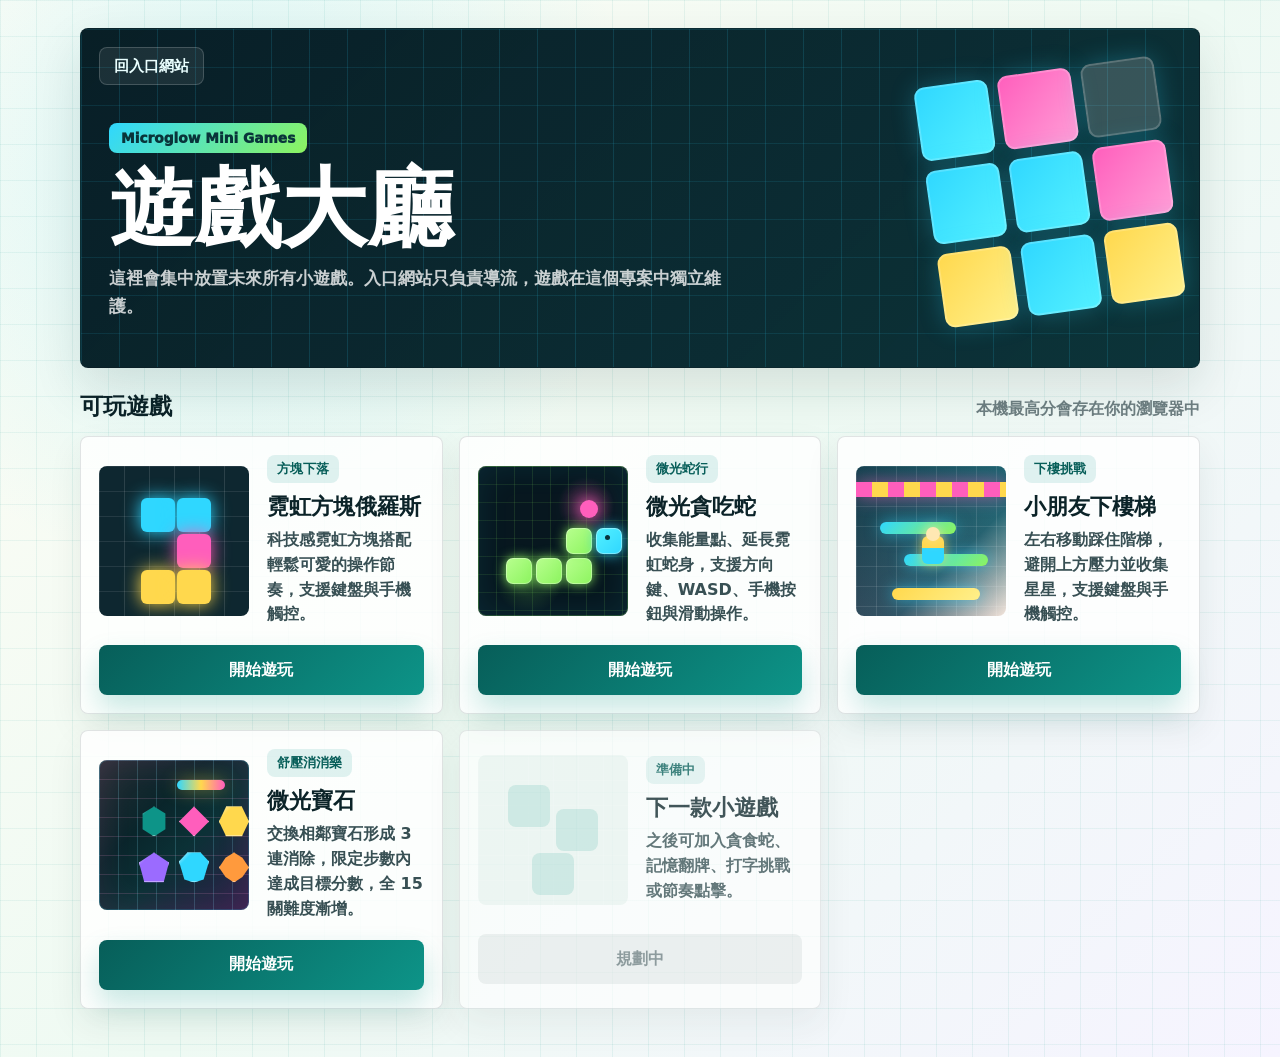
<file: index.html>
<!doctype html>
<html lang="zh-Hant">
  <head>
    <meta charset="utf-8">
    <meta name="viewport" content="width=device-width, initial-scale=1">
    <meta
      name="description"
      content="TSY.Microglow 遊戲大廳，集中放置可在桌機與手機遊玩的輕量小遊戲。"
    >
    <title>TSY.Microglow 遊戲大廳</title>
    <link rel="stylesheet" href="./shared/base.css">
  </head>
  <body>
    <main class="lobby-shell">
      <header class="lobby-hero" aria-labelledby="page-title">
        <a class="back-link" href="https://tsy3991.github.io/TSY.Microglow-Website/" data-portal-return>回入口網站</a>
        <div class="hero-copy">
          <p class="eyebrow">Microglow Mini Games</p>
          <h1 id="page-title">遊戲大廳</h1>
          <p>
            這裡會集中放置未來所有小遊戲。入口網站只負責導流，遊戲在這個專案中獨立維護。
          </p>
        </div>
        <div class="hero-pixel" aria-hidden="true">
          <span></span>
          <span></span>
          <span></span>
          <span></span>
          <span></span>
          <span></span>
          <span></span>
          <span></span>
          <span></span>
        </div>
      </header>

      <section class="game-section" aria-labelledby="games-title">
        <div class="section-heading">
          <h2 id="games-title">可玩遊戲</h2>
          <span>本機最高分會存在你的瀏覽器中</span>
        </div>

        <div class="game-grid">
          <article class="game-card">
            <div class="game-thumb neon-blocks" aria-hidden="true">
              <span></span>
              <span></span>
              <span></span>
              <span></span>
              <span></span>
            </div>
            <div class="game-card-copy">
              <p>方塊下落</p>
              <h3>霓虹方塊俄羅斯</h3>
              <span>科技感霓虹方塊搭配輕鬆可愛的操作節奏，支援鍵盤與手機觸控。</span>
            </div>
            <a class="primary-link" href="./games/tetris/">開始遊玩</a>
          </article>

          <article class="game-card">
            <div class="game-thumb snake-preview" aria-hidden="true">
              <span></span>
              <span></span>
              <span></span>
              <span></span>
              <span></span>
              <span></span>
            </div>
            <div class="game-card-copy">
              <p>微光蛇行</p>
              <h3>微光貪吃蛇</h3>
              <span>收集能量點、延長霓虹蛇身，支援方向鍵、WASD、手機按鈕與滑動操作。</span>
            </div>
            <a class="primary-link" href="./games/snake/">開始遊玩</a>
          </article>

          <article class="game-card">
            <div class="game-thumb downstairs-preview" aria-hidden="true">
              <span></span>
              <span></span>
              <span></span>
              <span></span>
              <span></span>
            </div>
            <div class="game-card-copy">
              <p>下樓挑戰</p>
              <h3>小朋友下樓梯</h3>
              <span>左右移動踩住階梯，避開上方壓力並收集星星，支援鍵盤與手機觸控。</span>
            </div>
            <a class="primary-link" href="./games/downstairs/">開始遊玩</a>
          </article>

          <article class="game-card">
            <div class="game-thumb gem-preview" aria-hidden="true">
              <span></span>
              <span></span>
              <span></span>
              <span></span>
              <span></span>
              <span></span>
            </div>
            <div class="game-card-copy">
              <p>舒壓消消樂</p>
              <h3>微光寶石</h3>
              <span>交換相鄰寶石形成 3 連消除，限定步數內達成目標分數，全 15 關難度漸增。</span>
            </div>
            <a class="primary-link" href="./games/gem/">開始遊玩</a>
          </article>

          <article class="game-card is-coming">
            <div class="game-thumb muted-thumb" aria-hidden="true">
              <span></span>
              <span></span>
              <span></span>
            </div>
            <div class="game-card-copy">
              <p>準備中</p>
              <h3>下一款小遊戲</h3>
              <span>之後可加入貪食蛇、記憶翻牌、打字挑戰或節奏點擊。</span>
            </div>
            <span class="disabled-link">規劃中</span>
          </article>
        </div>
      </section>
    </main>
    <script src="./shared/portal-return.js"></script>
  </body>
</html>
</file>
<file: shared/base.css>
:root {
  --page: #f7fbf8;
  --ink: #0b2328;
  --ink-soft: #385054;
  --muted: #6e7f82;
  --panel: rgba(255, 255, 255, 0.82);
  --line: rgba(21, 39, 43, 0.12);
  --teal: #0d9488;
  --teal-deep: #075e59;
  --cyan: #2fd7ff;
  --lime: #8df45f;
  --pink: #ff5ebc;
  --yellow: #ffd84d;
  --blue: #3d75ff;
  --radius: 8px;
  --shadow: 0 20px 50px rgba(15, 40, 44, 0.12);
}

* {
  box-sizing: border-box;
}

html {
  min-width: 320px;
  background: var(--page);
  color: var(--ink);
  font-family:
    "Noto Sans TC",
    "Microsoft JhengHei",
    system-ui,
    -apple-system,
    BlinkMacSystemFont,
    "Segoe UI",
    sans-serif;
}

body {
  min-height: 100vh;
  margin: 0;
  background:
    linear-gradient(90deg, rgba(13, 148, 136, 0.08) 1px, transparent 1px),
    linear-gradient(rgba(13, 148, 136, 0.07) 1px, transparent 1px),
    radial-gradient(circle at 18% 16%, rgba(47, 215, 255, 0.18), transparent 30%),
    linear-gradient(135deg, #fffdf5 0%, #eefaf3 52%, #f6f4ff 100%);
  background-size: 36px 36px, 36px 36px, auto, auto;
}

a {
  color: inherit;
  text-decoration: none;
}

button,
a {
  -webkit-tap-highlight-color: transparent;
}

h1,
h2,
h3,
p {
  margin-top: 0;
}

.lobby-shell {
  width: min(1120px, calc(100% - 32px));
  margin: 0 auto;
  padding: 28px 0 48px;
}

.lobby-hero {
  position: relative;
  display: grid;
  grid-template-columns: minmax(0, 1fr) 330px;
  gap: 26px;
  align-items: center;
  min-height: 340px;
  overflow: hidden;
  padding: 28px;
  border: 1px solid var(--line);
  border-radius: var(--radius);
  background:
    linear-gradient(135deg, rgba(8, 30, 38, 0.92), rgba(11, 51, 57, 0.88)),
    linear-gradient(135deg, #10232b, #123b3f);
  box-shadow: var(--shadow);
}

.lobby-hero::before {
  position: absolute;
  inset: 0;
  background:
    linear-gradient(90deg, rgba(47, 215, 255, 0.14) 1px, transparent 1px),
    linear-gradient(rgba(47, 215, 255, 0.1) 1px, transparent 1px);
  background-size: 38px 38px;
  content: "";
  pointer-events: none;
}

.back-link,
.hero-copy,
.hero-pixel {
  position: relative;
  z-index: 1;
}

.back-link {
  position: absolute;
  top: 18px;
  left: 18px;
  z-index: 10;
  display: inline-flex;
  min-height: 38px;
  align-items: center;
  padding: 0 14px;
  border: 1px solid rgba(255, 255, 255, 0.18);
  border-radius: var(--radius);
  color: #eaffff;
  background: rgba(255, 255, 255, 0.08);
  font-size: 0.92rem;
  font-weight: 900;
  pointer-events: auto;
  touch-action: manipulation;
}

.hero-copy {
  padding-top: 48px;
  color: #ffffff;
}

.eyebrow {
  display: inline-flex;
  min-height: 30px;
  align-items: center;
  margin-bottom: 14px;
  padding: 0 12px;
  border-radius: var(--radius);
  color: #09343a;
  background: linear-gradient(135deg, var(--cyan), var(--lime));
  font-size: 0.86rem;
  font-weight: 950;
}

.hero-copy h1 {
  margin-bottom: 14px;
  font-size: clamp(2.2rem, 7vw, 5.4rem);
  font-weight: 950;
  line-height: 0.95;
  letter-spacing: 0;
}

.hero-copy p:last-child {
  max-width: 620px;
  margin-bottom: 0;
  color: rgba(255, 255, 255, 0.78);
  font-size: 1.08rem;
  font-weight: 800;
  line-height: 1.65;
}

.hero-pixel {
  display: grid;
  grid-template-columns: repeat(3, 74px);
  grid-auto-rows: 74px;
  gap: 10px;
  justify-content: end;
  transform: rotate(-8deg);
}

.hero-pixel span {
  border-radius: 10px;
  background: rgba(255, 255, 255, 0.18);
  box-shadow:
    inset 0 0 0 2px rgba(255, 255, 255, 0.18),
    0 0 24px rgba(47, 215, 255, 0.26);
}

.hero-pixel span:nth-child(1),
.hero-pixel span:nth-child(4),
.hero-pixel span:nth-child(5),
.hero-pixel span:nth-child(8) {
  background: linear-gradient(135deg, var(--cyan), #54f1ff);
}

.hero-pixel span:nth-child(2),
.hero-pixel span:nth-child(6) {
  background: linear-gradient(135deg, var(--pink), #ff9ed7);
}

.hero-pixel span:nth-child(7),
.hero-pixel span:nth-child(9) {
  background: linear-gradient(135deg, var(--yellow), #fff08b);
}

.game-section {
  display: grid;
  gap: 16px;
  margin-top: 24px;
}

.section-heading {
  display: flex;
  flex-wrap: wrap;
  align-items: end;
  justify-content: space-between;
  gap: 10px;
}

.section-heading h2 {
  margin-bottom: 0;
  font-size: 1.45rem;
  line-height: 1.2;
}

.section-heading span {
  color: var(--muted);
  font-weight: 800;
}

.game-grid {
  display: grid;
  grid-template-columns: repeat(auto-fit, minmax(320px, 1fr));
  gap: 16px;
}

.game-card {
  display: grid;
  grid-template-columns: 150px minmax(0, 1fr);
  gap: 18px;
  align-items: center;
  padding: 18px;
  border: 1px solid var(--line);
  border-radius: var(--radius);
  background: var(--panel);
  box-shadow: 0 14px 34px rgba(20, 46, 50, 0.08);
}

.game-thumb {
  position: relative;
  display: grid;
  width: 150px;
  height: 150px;
  place-items: center;
  overflow: hidden;
  border-radius: var(--radius);
  background: #0e2730;
}

.game-thumb::before {
  position: absolute;
  inset: 0;
  background:
    linear-gradient(90deg, rgba(255, 255, 255, 0.12) 1px, transparent 1px),
    linear-gradient(rgba(255, 255, 255, 0.09) 1px, transparent 1px);
  background-size: 25px 25px;
  content: "";
}

.neon-blocks span {
  position: absolute;
  width: 34px;
  height: 34px;
  border-radius: 6px;
  box-shadow: 0 0 18px currentColor;
}

.neon-blocks span:nth-child(1) {
  top: 32px;
  left: 42px;
  color: var(--cyan);
  background: var(--cyan);
}

.neon-blocks span:nth-child(2) {
  top: 32px;
  left: 78px;
  color: var(--cyan);
  background: var(--cyan);
}

.neon-blocks span:nth-child(3) {
  top: 68px;
  left: 78px;
  color: var(--pink);
  background: var(--pink);
}

.neon-blocks span:nth-child(4) {
  top: 104px;
  left: 42px;
  color: var(--yellow);
  background: var(--yellow);
}

.neon-blocks span:nth-child(5) {
  top: 104px;
  left: 78px;
  color: var(--yellow);
  background: var(--yellow);
}

.snake-preview {
  background:
    radial-gradient(circle at 72% 26%, rgba(255, 94, 188, 0.28), transparent 18%),
    radial-gradient(circle at 34% 76%, rgba(141, 244, 95, 0.22), transparent 22%),
    #07171f;
  box-shadow:
    inset 0 0 0 1px rgba(141, 244, 95, 0.22),
    inset 0 0 32px rgba(47, 215, 255, 0.1);
}

.snake-preview::before {
  background:
    linear-gradient(90deg, rgba(141, 244, 95, 0.12) 1px, transparent 1px),
    linear-gradient(rgba(141, 244, 95, 0.1) 1px, transparent 1px);
  background-size: 18px 18px;
}

.snake-preview::after {
  position: absolute;
  top: 34px;
  right: 30px;
  width: 18px;
  height: 18px;
  border-radius: 50%;
  background: var(--pink);
  box-shadow:
    0 0 16px var(--pink),
    0 0 34px rgba(255, 94, 188, 0.42);
  content: "";
}

.snake-preview span {
  position: absolute;
  z-index: 1;
  width: 26px;
  height: 26px;
  border-radius: 7px;
  background: linear-gradient(135deg, #b8ff8f, var(--lime));
  box-shadow:
    0 0 12px rgba(141, 244, 95, 0.9),
    inset 0 0 0 1px rgba(255, 255, 255, 0.32);
}

.snake-preview span:nth-child(1) {
  top: 92px;
  left: 28px;
}

.snake-preview span:nth-child(2) {
  top: 92px;
  left: 58px;
}

.snake-preview span:nth-child(3) {
  top: 92px;
  left: 88px;
}

.snake-preview span:nth-child(4) {
  top: 62px;
  left: 88px;
}

.snake-preview span:nth-child(5) {
  top: 62px;
  left: 118px;
  background: linear-gradient(135deg, #54f1ff, var(--cyan));
  box-shadow:
    0 0 14px rgba(47, 215, 255, 0.92),
    inset 0 0 0 1px rgba(255, 255, 255, 0.34);
}

.snake-preview span:nth-child(6) {
  top: 69px;
  left: 127px;
  width: 5px;
  height: 5px;
  border-radius: 50%;
  background: #07343d;
  box-shadow: none;
}

.downstairs-preview {
  background:
    linear-gradient(180deg, rgba(47, 215, 255, 0.18), rgba(255, 94, 188, 0.12)),
    linear-gradient(135deg, #0b2027, #18555b 64%, #f1f7df),
    #10232b;
}

.downstairs-preview::before {
  background:
    linear-gradient(90deg, rgba(255, 255, 255, 0.12) 1px, transparent 1px),
    linear-gradient(rgba(255, 255, 255, 0.1) 1px, transparent 1px);
  background-size: 20px 20px;
}

.downstairs-preview::after {
  position: absolute;
  top: 16px;
  left: 0;
  width: 100%;
  height: 15px;
  background: repeating-linear-gradient(90deg, #ff5ebc 0 16px, #ffd84d 16px 32px);
  box-shadow: 0 0 18px rgba(255, 94, 188, 0.55);
  content: "";
}

.downstairs-preview span {
  position: absolute;
  z-index: 1;
  border-radius: 6px;
}

.downstairs-preview span:nth-child(1),
.downstairs-preview span:nth-child(2),
.downstairs-preview span:nth-child(3) {
  height: 12px;
  background: linear-gradient(135deg, var(--cyan), #8df45f);
  box-shadow: 0 0 16px rgba(47, 215, 255, 0.58);
}

.downstairs-preview span:nth-child(1) {
  top: 56px;
  left: 24px;
  width: 76px;
}

.downstairs-preview span:nth-child(2) {
  top: 88px;
  right: 18px;
  width: 84px;
}

.downstairs-preview span:nth-child(3) {
  top: 122px;
  left: 36px;
  width: 88px;
  background: linear-gradient(135deg, var(--yellow), #fff08b);
}

.downstairs-preview span:nth-child(4) {
  top: 70px;
  left: 66px;
  width: 22px;
  height: 28px;
  background: linear-gradient(180deg, #ffd84d 0 42%, #2fd7ff 42% 100%);
  box-shadow: 0 0 12px rgba(255, 216, 77, 0.72);
}

.downstairs-preview span:nth-child(5) {
  top: 61px;
  left: 70px;
  width: 14px;
  height: 14px;
  border-radius: 50%;
  background: #ffe8b3;
  box-shadow: 0 0 12px rgba(255, 232, 179, 0.8);
}

.gem-preview {
  background:
    linear-gradient(90deg, rgba(47, 215, 255, 0.12) 1px, transparent 1px),
    linear-gradient(rgba(255, 94, 188, 0.1) 1px, transparent 1px),
    linear-gradient(135deg, #071219, #0b3136 58%, #30204a);
  background-size: 19px 19px, 19px 19px, auto;
  box-shadow:
    inset 0 0 0 1px rgba(47, 215, 255, 0.18),
    inset 0 0 34px rgba(255, 94, 188, 0.12);
}

.gem-preview::before {
  background:
    linear-gradient(135deg, rgba(255, 255, 255, 0.12), transparent 36%),
    linear-gradient(90deg, rgba(255, 255, 255, 0.08) 1px, transparent 1px),
    linear-gradient(rgba(255, 255, 255, 0.06) 1px, transparent 1px);
  background-size: auto, 19px 19px, 19px 19px;
}

.gem-preview::after {
  position: absolute;
  inset: 20px 24px auto auto;
  width: 48px;
  height: 10px;
  border-radius: 999px;
  background: linear-gradient(90deg, var(--cyan), var(--yellow), var(--pink));
  box-shadow: 0 0 18px rgba(255, 216, 77, 0.48);
  content: "";
}

.gem-preview span {
  position: absolute;
  z-index: 1;
  width: 30px;
  height: 30px;
  clip-path: polygon(50% 0, 88% 24%, 88% 76%, 50% 100%, 12% 76%, 12% 24%);
  background:
    linear-gradient(135deg, rgba(255, 255, 255, 0.78), transparent 23%),
    var(--teal);
  box-shadow:
    0 0 14px currentColor,
    inset 0 0 0 1px rgba(255, 255, 255, 0.4);
}

.gem-preview span:nth-child(1) {
  top: 46px;
  left: 40px;
  color: var(--teal);
  background:
    linear-gradient(135deg, rgba(255, 255, 255, 0.78), transparent 23%),
    var(--teal);
}

.gem-preview span:nth-child(2) {
  top: 46px;
  left: 80px;
  color: var(--pink);
  clip-path: polygon(50% 0, 100% 50%, 50% 100%, 0 50%);
  background:
    linear-gradient(135deg, rgba(255, 255, 255, 0.74), transparent 24%),
    var(--pink);
}

.gem-preview span:nth-child(3) {
  top: 46px;
  left: 120px;
  color: var(--yellow);
  clip-path: polygon(24% 0, 76% 0, 100% 50%, 76% 100%, 24% 100%, 0 50%);
  background:
    linear-gradient(135deg, rgba(255, 255, 255, 0.72), transparent 24%),
    var(--yellow);
}

.gem-preview span:nth-child(4) {
  top: 92px;
  left: 40px;
  color: #9b6bff;
  clip-path: polygon(50% 0, 100% 34%, 82% 100%, 18% 100%, 0 34%);
  background:
    linear-gradient(135deg, rgba(255, 255, 255, 0.74), transparent 24%),
    #9b6bff;
}

.gem-preview span:nth-child(5) {
  top: 92px;
  left: 80px;
  color: var(--cyan);
  clip-path: polygon(28% 0, 72% 0, 100% 30%, 82% 90%, 50% 100%, 18% 90%, 0 30%);
  background:
    linear-gradient(135deg, rgba(255, 255, 255, 0.78), transparent 24%),
    var(--cyan);
}

.gem-preview span:nth-child(6) {
  top: 92px;
  left: 120px;
  color: #ff9a3d;
  clip-path: polygon(50% 0, 78% 18%, 100% 50%, 78% 82%, 50% 100%, 22% 82%, 0 50%, 22% 18%);
  background:
    linear-gradient(135deg, rgba(255, 255, 255, 0.74), transparent 24%),
    #ff9a3d;
}

.muted-thumb {
  background: #ecf5f2;
}

.muted-thumb span {
  position: absolute;
  width: 42px;
  height: 42px;
  border-radius: 8px;
  background: rgba(13, 148, 136, 0.18);
}

.muted-thumb span:nth-child(1) {
  top: 30px;
  left: 30px;
}

.muted-thumb span:nth-child(2) {
  top: 54px;
  left: 78px;
}

.muted-thumb span:nth-child(3) {
  top: 98px;
  left: 54px;
}

.game-card-copy {
  min-width: 0;
}

.game-card-copy p {
  display: inline-flex;
  min-height: 28px;
  align-items: center;
  margin-bottom: 10px;
  padding: 0 10px;
  border-radius: var(--radius);
  color: var(--teal-deep);
  background: rgba(13, 148, 136, 0.12);
  font-size: 0.84rem;
  font-weight: 950;
}

.game-card-copy h3 {
  margin-bottom: 8px;
  font-size: 1.36rem;
  line-height: 1.25;
}

.game-card-copy span {
  color: var(--ink-soft);
  font-weight: 750;
  line-height: 1.55;
}

.primary-link,
.disabled-link {
  grid-column: 1 / -1;
  display: inline-flex;
  min-height: 50px;
  align-items: center;
  justify-content: center;
  border-radius: var(--radius);
  font-size: 1rem;
  font-weight: 950;
}

.primary-link {
  color: #ffffff;
  background: linear-gradient(135deg, var(--teal-deep), var(--teal));
  box-shadow: 0 14px 28px rgba(13, 148, 136, 0.22);
}

.disabled-link {
  color: var(--muted);
  background: rgba(90, 114, 118, 0.12);
}

.is-coming {
  opacity: 0.76;
}

@media (max-width: 820px) {
  .lobby-shell {
    width: min(100% - 24px, 1120px);
    padding-top: 16px;
  }

  .lobby-hero {
    grid-template-columns: 1fr;
    min-height: auto;
  }

  .hero-pixel {
    grid-template-columns: repeat(6, 38px);
    grid-auto-rows: 38px;
    justify-content: start;
    transform: none;
  }

  .game-grid {
    grid-template-columns: 1fr;
  }
}

@media (max-width: 540px) {
  .lobby-hero {
    padding: 20px;
  }

  .hero-copy {
    padding-top: 48px;
  }

  .game-card {
    grid-template-columns: 1fr;
  }

  .game-thumb {
    width: 100%;
    height: 180px;
  }
}
</file>
